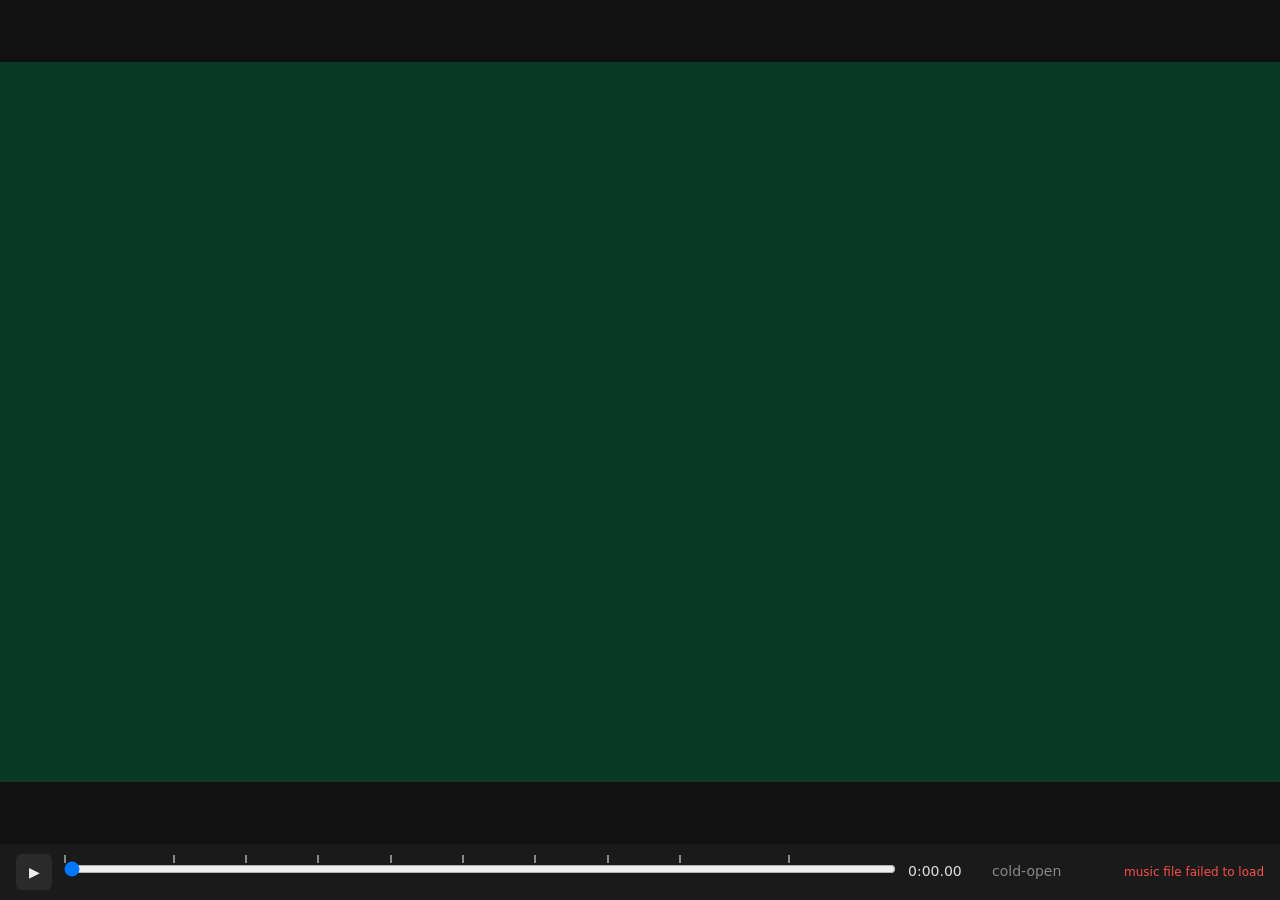
<file: video/index.html>
<!doctype html>
<html lang="en">
<head>
<meta charset="utf-8">
<meta name="viewport" content="width=device-width, initial-scale=1">
<title>SyloCare for Business explainer</title>
<link rel="stylesheet" href="tokens.css">
<style>
  /* ---- player shell (not part of the video frame) ---- */
  html, body { margin: 0; height: 100%; background: #111; color: #ddd; font: 14px/1.4 system-ui, sans-serif; overflow: hidden; }
  #viewport { position: absolute; inset: 0 0 56px 0; overflow: hidden; }
  html.bare #viewport { inset: 0; }
  #stage { position: absolute; left: 50%; top: 50%; transform-origin: center center; overflow: hidden; background: var(--bg); color: var(--ink); }
  html.bare #controls { display: none; }
  #controls { position: absolute; left: 0; right: 0; bottom: 0; height: 56px; display: flex; align-items: center; gap: 12px; padding: 0 16px; box-sizing: border-box; background: #1a1a1a; }
  #controls button { width: 36px; height: 36px; border: 0; border-radius: 6px; background: #2a2a2a; color: #eee; cursor: pointer; font-size: 14px; }
  #track { position: relative; flex: 1; }
  #scrub { width: 100%; margin: 0; }
  #marks { position: absolute; inset: -6px 0 auto 0; height: 4px; pointer-events: none; }
  #marks i { position: absolute; width: 2px; height: 8px; background: #888; }
  #tc { font-variant-numeric: tabular-nums; min-width: 72px; }
  #bn { color: #888; min-width: 120px; }
  #au { font-size: 12px; }
  html.render #stage { left: 0; top: 0; }

  /* ---- video frame: beats stack on the stage, runtime toggles visibility ---- */
  [data-beat] { position: absolute; inset: 0; visibility: hidden; }
</style>
<link rel="stylesheet" href="styles.css">
</head>
<body>
  <div id="viewport">
    <div id="stage">
      <!-- one <section data-beat="<id>"> per beat in video.md, in order.
           Every element worth measuring gets data-el="<beat-id>.<name>".
           Anything that spans beats (watermark, persistent logo, an element carried
           through a transition) goes directly in #stage, after the sections, with
           data-el="global.<name>", and is shown/hidden/animated from update(t). -->

      <!-- 1 cold-open 0.00–7.50 -->
      <section data-beat="cold-open" class="dark">
        <p class="abs co-l1" data-el="cold-open.line1">From London, New York, Toronto or Dubai,</p>
        <p class="abs co-l2" data-el="cold-open.line2">your team works across</p>
        <div class="abs co-line a" data-el="cold-open.line-a" data-decorative></div>
        <div class="abs co-line b" data-el="cold-open.line-b" data-decorative></div>
        <div class="abs co-dot" style="left:640px" data-el="cold-open.dot-lagos" data-decorative></div>
        <div class="abs co-dot" style="left:960px" data-el="cold-open.dot-accra" data-decorative></div>
        <div class="abs co-dot" style="left:1280px" data-el="cold-open.dot-nairobi" data-decorative></div>
        <div class="abs co-city" style="left:640px" data-el="cold-open.lagos"><b data-el="cold-open.lagos-name">Lagos</b><span data-el="cold-open.lagos-code">NG</span></div>
        <div class="abs co-city" style="left:960px" data-el="cold-open.accra"><b data-el="cold-open.accra-name">Accra</b><span data-el="cold-open.accra-code">GH</span></div>
        <div class="abs co-city" style="left:1280px" data-el="cold-open.nairobi"><b data-el="cold-open.nairobi-name">Nairobi</b><span data-el="cold-open.nairobi-code">KE</span></div>
        <h1 class="abs h1 co-close" data-el="cold-open.close">Their health cover should keep up.</h1>
      </section>

      <!-- 2 the-turn 7.50–12.50 -->
      <section data-beat="the-turn">
        <div class="abs turn-logo"><div class="logo"><span class="plus" data-el="the-turn.plus" data-decorative></span><span class="wm" data-el="the-turn.wordmark">SyloCare<small>BUSINESS</small></span></div></div>
        <h1 class="abs h1 turn-h" data-el="the-turn.headline">Meet <em>SyloCare for Business.</em></h1>
        <p class="abs body turn-sub" data-el="the-turn.sub">A real system built around how a distributed team actually runs.</p>
      </section>

      <!-- 3 markets 12.50–17.50 -->
      <section data-beat="markets">
        <span class="abs pill mk-pill" data-el="markets.pill">WHERE YOU CAN HIRE</span>
        <h1 class="abs h1 mk-h" data-el="markets.headline">Regulated HMO networks in Nigeria, Ghana and Kenya.</h1>
        <div class="abs mk-cards">
          <div class="card mk-card" data-el="markets.card-ng"><svg class="flag" viewBox="0 0 3 2" aria-hidden="true"><rect width="3" height="2" fill="#fff"/><rect width="1" height="2" fill="#008751"/><rect x="2" width="1" height="2" fill="#008751"/></svg><b data-el="markets.ng-name">Nigeria</b><span data-el="markets.ng-cur">NGN · ₦</span></div>
          <div class="card mk-card" data-el="markets.card-gh"><svg class="flag" viewBox="0 0 3 2" aria-hidden="true"><rect width="3" height=".667" fill="#CE1126"/><rect y=".667" width="3" height=".667" fill="#FCD116"/><rect y="1.333" width="3" height=".667" fill="#006B3F"/><polygon fill="#000" points="1.5,.72 1.556,.89 1.734,.89 1.59,.995 1.645,1.165 1.5,1.06 1.355,1.165 1.41,.995 1.266,.89 1.444,.89"/></svg><b data-el="markets.gh-name">Ghana</b><span data-el="markets.gh-cur">GHS · ₵</span></div>
          <div class="card mk-card" data-el="markets.card-ke"><svg class="flag" viewBox="0 0 3 2" aria-hidden="true"><rect width="3" height="2" fill="#fff"/><rect width="3" height=".6" fill="#000"/><rect y=".7" width="3" height=".6" fill="#BB0000"/><rect y="1.4" width="3" height=".6" fill="#006600"/><ellipse cx="1.5" cy="1" rx=".22" ry=".42" fill="#BB0000" stroke="#000" stroke-width=".04"/></svg><b data-el="markets.ke-name">Kenya</b><span data-el="markets.ke-cur">KES · KSh</span></div>
        </div>
        <div class="abs mk-stat" data-el="markets.stat"><b data-el="markets.stat-num">3</b><span data-el="markets.stat-label">countries covered today</span></div>
      </section>

      <!-- 4 add-team 17.50–22.50 -->
      <section data-beat="add-team">
        <div class="step-cap"><span class="num" data-el="add-team.cap-num">1</span><span class="txt" data-el="add-team.cap">Add your employees, with their departments.</span></div>
        <div class="card content emp-card" data-el="add-team.card">
          <div class="emp-head"><h2 class="h2" data-el="add-team.title">Employees</h2>
            <div class="chips"><span class="chip on" data-el="add-team.chip-ng">Nigeria <span data-el="add-team.count-ng">17</span> employees</span><span class="chip" data-el="add-team.chip-gh">Ghana 6 employees</span></div></div>
          <div class="emp-row" data-el="add-team.row1"><div class="who"><span class="nm" data-el="add-team.row1-name">Ada Obi</span><span class="meta" data-el="add-team.row1-meta">· Engineering · Lagos</span></div><span class="chip tier" data-el="add-team.row1-tier">Premium</span></div>
          <div class="emp-row" data-el="add-team.row2"><div class="who"><span class="nm" data-el="add-team.row2-name">Kwame M.</span><span class="meta" data-el="add-team.row2-meta">· Operations · Accra</span></div><span class="chip tier" data-el="add-team.row2-tier">Standard</span></div>
          <div class="emp-row" data-el="add-team.row3"><div class="who"><span class="nm" data-el="add-team.row3-name">Chidinma E.</span><span class="meta" data-el="add-team.row3-meta">· Finance · Lagos</span></div><span class="chip tier" data-el="add-team.row3-tier">Standard</span></div>
          <div class="emp-row" data-el="add-team.row4"><div class="who"><span class="nm" data-el="add-team.row4-name">Tunde A.</span><span class="meta" data-el="add-team.row4-meta">· Sales · Abuja</span></div><span class="chip tier" data-el="add-team.row4-tier">Premium</span></div>
        </div>
      </section>

      <!-- 5 pick-plans 22.50–27.50 -->
      <section data-beat="pick-plans">
        <div class="step-cap"><span class="num" data-el="pick-plans.cap-num">2</span><span class="txt" data-el="pick-plans.cap">Browse plans for your team size.</span></div>
        <div class="card content pc-card" data-el="pick-plans.card">
          <div class="pc-head"><h2 class="h2" data-el="pick-plans.title">Plan Catalog</h2>
            <div class="pc-tools"><span class="lbl" data-el="pick-plans.show-in">Show prices in</span><span class="select" data-el="pick-plans.select"><span class="val"><span data-el="pick-plans.sel-usd">USD</span></span><svg viewBox="0 0 24 24" aria-hidden="true"><path d="M6 9l6 6 6-6" fill="none" stroke="currentColor" stroke-width="2.5" stroke-linecap="round" stroke-linejoin="round"/></svg></span><span class="chip" data-el="pick-plans.saved">My Saved Plans (0)</span></div></div>
          <div class="pc-chips"><span class="chip on" data-el="pick-plans.chip-ng">Nigeria 17 employees</span><span class="chip" data-el="pick-plans.chip-gh">Ghana 6 employees</span><span class="chip" data-el="pick-plans.chip-ke">Kenya</span></div>
          <div class="pc-body">
            <div class="notice" data-el="pick-plans.notice"><b data-el="pick-plans.notice-title">3 of 3 HMOs are open to your team of 17 in Nigeria</b><span data-el="pick-plans.notice-sub">AXA Mansard · Leadway Health · Bastion Health</span></div>
            <div class="plan" data-el="pick-plans.plan">
              <div class="pt" data-el="pick-plans.plan-title"><i>sylo</i>SME Cobalt (15–22, Starter)</div>
              <span class="uw" data-el="pick-plans.plan-uw">Underwritten by AXA Mansard</span>
              <span class="chip" data-el="pick-plans.plan-covers">COVERS UP TO 2 PEOPLE</span>
              <span class="age" data-el="pick-plans.plan-age">Age: 18 – 65 years</span>
              <span class="sz" data-el="pick-plans.plan-size">15–22 employees</span>
              <div class="price"><b data-el="pick-plans.plan-price">$62.60</b><span data-el="pick-plans.plan-per">/ Yearly</span></div>
              <div class="btn" data-el="pick-plans.save-btn"><span data-el="pick-plans.save-label" data-allow-overlap>Save to my list</span><span data-el="pick-plans.saved-label" data-allow-overlap><svg viewBox="0 0 24 24" aria-hidden="true"><path d="M5 12.5l4.5 4.5L19 7.5" fill="none" stroke="currentColor" stroke-width="3" stroke-linecap="round" stroke-linejoin="round"/></svg>Saved</span></div>
            </div>
          </div>
        </div>
        <svg class="pointer abs" data-el="pick-plans.pointer" data-decorative viewBox="0 0 32 44" aria-hidden="true"><path d="M3 2v34l9-8.5 6.5 14 6-2.8-6.4-13.6H31z" style="fill:var(--ink);stroke:var(--surface)" stroke-width="2.2" stroke-linejoin="round"/></svg>
      </section>

      <!-- 6 enrol-invoice 27.50–32.50 -->
      <section data-beat="enrol-invoice">
        <div class="step-cap"><span class="num" data-el="enrol-invoice.cap-num">3</span><span class="txt" data-el="enrol-invoice.cap">Batch, enrol, one combined invoice.</span></div>
        <div class="card content inv-card" data-el="enrol-invoice.card">
          <div class="inv-head"><div><h2 class="h2" data-el="enrol-invoice.title">Combined invoice</h2><span class="sub" data-el="enrol-invoice.sub">One invoice for everything you owe across your batches.</span>
            <div class="inv-btns"><span class="btn sm outline" data-el="enrol-invoice.download">Download invoice</span><span class="btn sm" data-el="enrol-invoice.email">Email invoice</span></div></div>
            <div class="inv-in"><span class="lbl" data-el="enrol-invoice.invoice-in">Invoice in</span><span class="select"><span class="val"><span data-el="enrol-invoice.sel-usd" data-allow-overlap data-cur="USD">USD</span><span data-el="enrol-invoice.sel-gbp" data-allow-overlap data-cur="GBP">GBP</span><span data-el="enrol-invoice.sel-aed" data-allow-overlap data-cur="AED">AED</span></span><svg viewBox="0 0 24 24" aria-hidden="true"><path d="M6 9l6 6 6-6" fill="none" stroke="currentColor" stroke-width="2.5" stroke-linecap="round" stroke-linejoin="round"/></svg></span></div></div>
          <div class="inv-row" data-el="enrol-invoice.row1"><span class="box" data-el="enrol-invoice.box1" data-decorative><svg viewBox="0 0 24 24" aria-hidden="true"><path d="M5 12.5l4.5 4.5L19 7.5" fill="none" stroke="currentColor" stroke-width="3" stroke-linecap="round" stroke-linejoin="round"/></svg></span><div class="what"><span class="nm" data-el="enrol-invoice.row1-name">Lagos engineering</span><span class="meta" data-el="enrol-invoice.row1-meta">AXA MANSARD · NG · 16 employees</span></div><div class="amt"><span data-el="enrol-invoice.row1-usd" data-allow-overlap data-cur="USD">$1,282.43</span><span data-el="enrol-invoice.row1-gbp" data-allow-overlap data-cur="GBP">£961.82</span><span data-el="enrol-invoice.row1-aed" data-allow-overlap data-cur="AED">AED 4,709.72</span></div></div>
          <div class="inv-row" data-el="enrol-invoice.row2"><span class="box" data-el="enrol-invoice.box2" data-decorative><svg viewBox="0 0 24 24" aria-hidden="true"><path d="M5 12.5l4.5 4.5L19 7.5" fill="none" stroke="currentColor" stroke-width="3" stroke-linecap="round" stroke-linejoin="round"/></svg></span><div class="what"><span class="nm" data-el="enrol-invoice.row2-name">Abuja sales</span><span class="meta" data-el="enrol-invoice.row2-meta">LEADWAY HEALTH LIMITED · NG · 1 employee · instalment 1 of 2</span></div><div class="amt"><span data-el="enrol-invoice.row2-usd" data-allow-overlap data-cur="USD">$68.58</span><span data-el="enrol-invoice.row2-gbp" data-allow-overlap data-cur="GBP">£51.44</span><span data-el="enrol-invoice.row2-aed" data-allow-overlap data-cur="AED">AED 251.87</span></div></div>
          <div class="inv-foot" data-el="enrol-invoice.foot"><span class="cap" data-el="enrol-invoice.selected">2 of 2 batches selected</span><div class="total"><span class="lbl" data-el="enrol-invoice.total-label">Total due:</span><div class="amt"><span data-el="enrol-invoice.total-usd" data-allow-overlap data-cur="USD">$1,351.01</span><span data-el="enrol-invoice.total-gbp" data-allow-overlap data-cur="GBP">£1,013.26</span><span data-el="enrol-invoice.total-aed" data-allow-overlap data-cur="AED">AED 4,961.59</span></div></div></div>
        </div>
      </section>

      <!-- 7 currency 32.50–37.50 -->
      <section data-beat="currency">
        <div class="step-cap"><span class="num" data-el="currency.cap-num">4</span><span class="txt" data-el="currency.cap">Pay in USD, GBP, AED and more.</span></div>
        <div class="card content inv-card" data-el="currency.card">
          <div class="inv-head"><div><h2 class="h2" data-el="currency.title">Combined invoice</h2><span class="sub" data-el="currency.sub">One invoice for everything you owe across your batches.</span>
            <div class="inv-btns"><span class="btn sm outline" data-el="currency.download">Download invoice</span><span class="btn sm" data-el="currency.email">Email invoice</span></div></div>
            <div class="inv-in"><span class="lbl" data-el="currency.invoice-in">Invoice in</span><span class="select"><span class="val"><span data-el="currency.sel-usd" data-allow-overlap data-cur="USD">USD</span><span data-el="currency.sel-gbp" data-allow-overlap data-cur="GBP">GBP</span><span data-el="currency.sel-aed" data-allow-overlap data-cur="AED">AED</span></span><svg viewBox="0 0 24 24" aria-hidden="true"><path d="M6 9l6 6 6-6" fill="none" stroke="currentColor" stroke-width="2.5" stroke-linecap="round" stroke-linejoin="round"/></svg></span></div></div>
          <div class="inv-row" data-el="currency.row1"><span class="box" data-el="currency.box1" data-decorative><svg viewBox="0 0 24 24" aria-hidden="true"><path d="M5 12.5l4.5 4.5L19 7.5" fill="none" stroke="currentColor" stroke-width="3" stroke-linecap="round" stroke-linejoin="round"/></svg></span><div class="what"><span class="nm" data-el="currency.row1-name">Lagos engineering</span><span class="meta" data-el="currency.row1-meta">AXA MANSARD · NG · 16 employees</span></div><div class="amt"><span data-el="currency.row1-usd" data-allow-overlap data-cur="USD">$1,282.43</span><span data-el="currency.row1-gbp" data-allow-overlap data-cur="GBP">£961.82</span><span data-el="currency.row1-aed" data-allow-overlap data-cur="AED">AED 4,709.72</span></div></div>
          <div class="inv-row" data-el="currency.row2"><span class="box" data-el="currency.box2" data-decorative><svg viewBox="0 0 24 24" aria-hidden="true"><path d="M5 12.5l4.5 4.5L19 7.5" fill="none" stroke="currentColor" stroke-width="3" stroke-linecap="round" stroke-linejoin="round"/></svg></span><div class="what"><span class="nm" data-el="currency.row2-name">Abuja sales</span><span class="meta" data-el="currency.row2-meta">LEADWAY HEALTH LIMITED · NG · 1 employee · instalment 1 of 2</span></div><div class="amt"><span data-el="currency.row2-usd" data-allow-overlap data-cur="USD">$68.58</span><span data-el="currency.row2-gbp" data-allow-overlap data-cur="GBP">£51.44</span><span data-el="currency.row2-aed" data-allow-overlap data-cur="AED">AED 251.87</span></div></div>
          <div class="inv-foot" data-el="currency.foot"><span class="cap" data-el="currency.selected">2 of 2 batches selected</span><div class="total"><span class="lbl" data-el="currency.total-label">Total due:</span><div class="amt"><span data-el="currency.total-usd" data-allow-overlap data-cur="USD">$1,351.01</span><span data-el="currency.total-gbp" data-allow-overlap data-cur="GBP">£1,013.26</span><span data-el="currency.total-aed" data-allow-overlap data-cur="AED">AED 4,961.59</span></div></div></div>
        </div>
        <p class="abs body cur-note" data-el="currency.note">No forced conversion into naira, cedis, or shillings.</p>
      </section>

      <!-- 8 usage 37.50–42.50 -->
      <section data-beat="usage">
        <h2 class="abs h2 us-cap" data-el="usage.cap">Usage reports that keep records private.</h2>
        <div class="abs card us-card" data-el="usage.card">
          <h2 class="h2" data-el="usage.title">Utilisation</h2>
          <div class="us-row"><div class="lab ui"><span data-el="usage.out-label">Outpatient</span><span data-el="usage.out-pct">62%</span></div><div class="bar"><i data-el="usage.out-bar" data-decorative></i></div></div>
          <div class="us-row"><div class="lab ui"><span data-el="usage.den-label">Dental</span><span data-el="usage.den-pct">24%</span></div><div class="bar"><i data-el="usage.den-bar" data-decorative></i></div></div>
          <div class="us-foot cap" data-el="usage.foot"><svg viewBox="0 0 24 24" aria-hidden="true"><rect x="5" y="10.5" width="14" height="10" rx="2.5" fill="none" stroke="currentColor" stroke-width="2"/><path d="M8 10.5V8a4 4 0 018 0v2.5" fill="none" stroke="currentColor" stroke-width="2"/></svg><span data-el="usage.foot-text">Needs 5+ employees to show a category</span></div>
        </div>
      </section>

      <!-- 9 payoff 42.50–50.00 (frame A) -->
      <section data-beat="payoff">
        <div class="abs po-logo"><div class="logo"><span class="plus" data-el="payoff.plus" data-decorative></span><span class="wm" data-el="payoff.wordmark">SyloCare<small>BUSINESS</small></span></div></div>
        <div class="abs po-copy">
          <span class="pill po-pill" data-el="payoff.pill">SYLOCARE FOR BUSINESS</span>
          <h1 class="po-h" data-el="payoff.headline">Give your team real health cover — <em data-el="payoff.headline-green">set it up yourself, today.</em></h1>
          <p class="body po-body" data-el="payoff.body">Nigeria, Ghana and Kenya. Paid in the currency your business already uses.</p>
        </div>
        <div class="abs card po-card" data-el="payoff.card">
          <div class="tabs"><span data-el="payoff.tab1">1 · Sign up</span><span data-el="payoff.tab2">2 · Assign plans</span><span data-el="payoff.tab3">3 · Track usage</span></div>
          <div class="po-row"><div class="lab ui"><span data-el="payoff.r1-label">Outpatient</span><span data-el="payoff.r1-amt">$296.83</span></div><div class="bar"><i data-el="payoff.r1-bar" data-decorative></i></div></div>
          <div class="po-row"><div class="lab ui"><span data-el="payoff.r2-label">Dental</span><span data-el="payoff.r2-amt">$106.63</span></div><div class="bar"><i data-el="payoff.r2-bar" data-decorative></i></div></div>
          <div class="po-row"><div class="lab ui"><span data-el="payoff.r3-label">Optical</span><span data-el="payoff.r3-amt">$69.52</span></div><div class="bar"><i data-el="payoff.r3-bar" data-decorative></i></div></div>
          <p class="cap po-foot" data-el="payoff.foot">Checked 42 of 45 employees just now</p>
        </div>
      </section>

      <!-- 10 cta 50.00–57.50 -->
      <section data-beat="cta" class="dark">
        <div class="abs cta-col">
          <span class="plus cta-plus" data-el="cta.plus" data-decorative></span>
          <h1 class="h1 cta-name" data-el="cta.name">SyloCare for Business</h1>
          <p class="cta-tag" data-el="cta.tagline">Cover for your whole team, minus the operational headache.</p>
          <span class="btn cta-btn" data-el="cta.button">Get Started</span>
          <span class="cta-url" data-el="cta.url">sylocare.com/corporate</span>
        </div>
      </section>

      <!-- global: dashboard shell, visible 17.50–37.50 across add-team → currency -->
      <div class="sidebar" data-el="global.sidebar">
        <div class="logo"><span class="plus" data-el="global.plus" data-decorative></span><span class="wm" data-el="global.wordmark">SyloCare<small>BUSINESS</small></span></div>
        <span class="nav" data-el="global.nav-overview">Overview</span>
        <span class="nav" data-el="global.nav-employees">Employees</span>
        <span class="nav" data-el="global.nav-plans">Plan Catalog</span>
        <span class="nav" data-el="global.nav-enrollment">Enrollment</span>
        <span class="nav" data-el="global.nav-utilisation">Utilisation</span>
      </div>
      <div class="user" data-el="global.user"><span class="avatar" data-el="global.avatar">AO</span><div><span class="nm" data-el="global.user-name">Amara Okafor</span><span class="rl" data-el="global.user-role">HR · Meridian EOR Group · London</span></div></div>
    </div>
  </div>
  <div id="controls"></div>
  <script src="timeline.js"></script>
  <script src="runtime.js"></script>
</body>
</html>
</file>
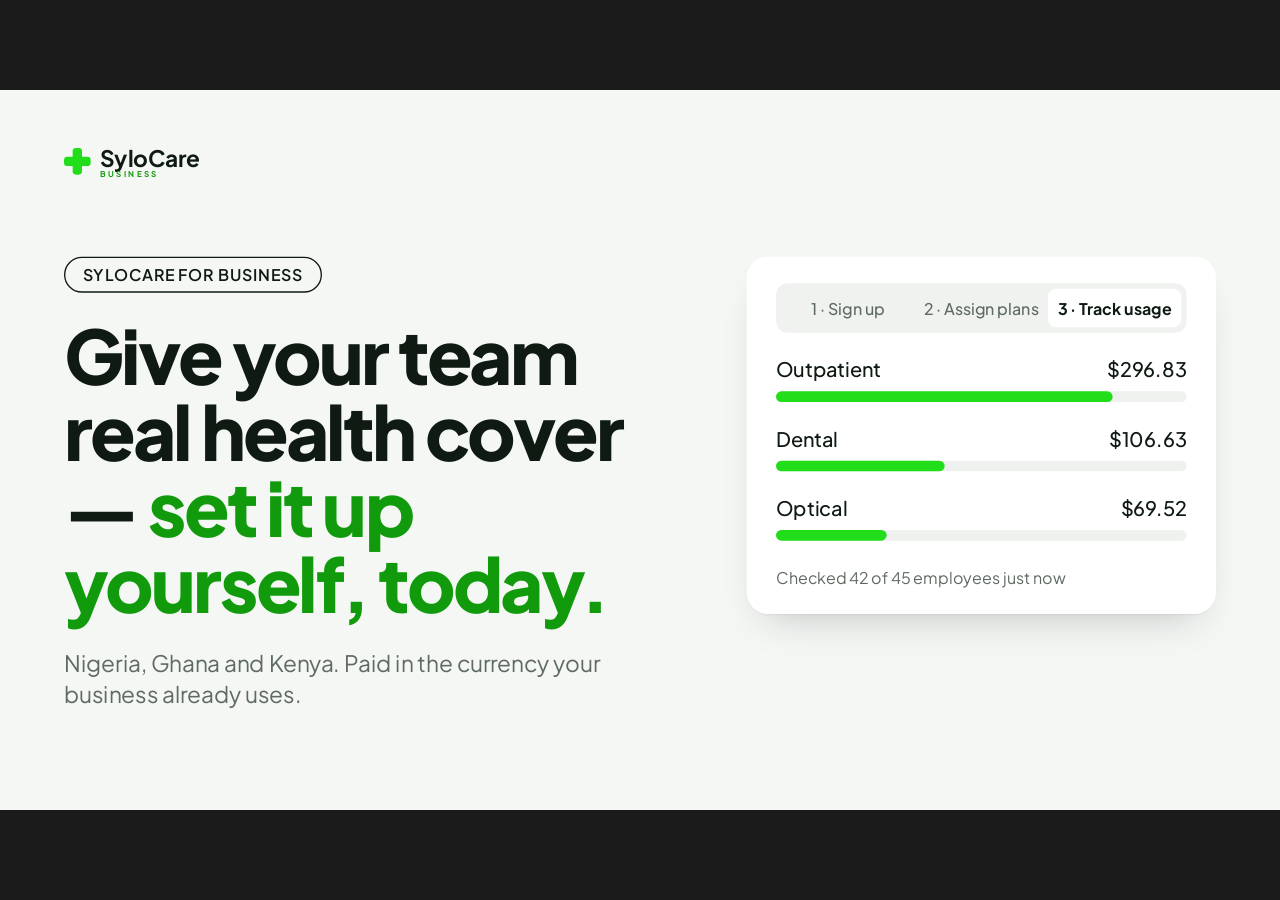
<file: video-brief/frames/frame-a.html>
<!doctype html><html lang="en"><head><meta charset="utf-8"><meta name="viewport" content="width=device-width,initial-scale=1"><link rel="preconnect" href="https://fonts.googleapis.com"><link href="https://fonts.googleapis.com/css2?family=Plus+Jakarta+Sans:wght@400;500;600;700;800&display=block" rel="stylesheet"><title>Frame A</title><style>/* shared tokens for style frames — same values go into video.md */
:root{
  --bg:#F5F7F5; --surface:#FFFFFF; --ink:#0F1A13; --muted:#5E6A62; --line:#E3E8E4;
  --accent:#22DD1A; --accent-text:#119A0C; --accent-tint:#E8FBE6; --deep:#0A3A26; --deep-2:#0E4A31; --on-deep:#F2F7F3;
  --fs-display:112px; --fs-h1:80px; --fs-h2:52px; --fs-body:34px; --fs-ui:30px; --fs-caption:24px; --safe:96px;
}
html,body{margin:0;height:100%;background:#1b1b1b;overflow:hidden}
#stage{position:absolute;left:50%;top:50%;width:1920px;height:1080px;transform-origin:center;overflow:hidden;
  font-family:"Plus Jakarta Sans",sans-serif;color:var(--ink);background:var(--bg)}
.logo{display:flex;align-items:center;gap:14px;font-weight:700;font-size:34px;letter-spacing:-.01em}
.logo .plus{position:relative;width:40px;height:40px}
.logo .plus:before,.logo .plus:after{content:"";position:absolute;background:var(--accent);border-radius:5px}
.logo .plus:before{left:13px;top:0;width:14px;height:40px}.logo .plus:after{top:13px;left:0;width:40px;height:14px}
.logo small{display:block;font-size:12px;letter-spacing:.3em;color:var(--accent-text);font-weight:700;margin-top:-4px}
.pill{display:inline-block;border:2px solid var(--ink);border-radius:999px;padding:10px 26px;font-size:var(--fs-caption);font-weight:600;letter-spacing:.04em}
.card{background:var(--surface);border-radius:32px;box-shadow:0 2px 0 rgba(15,26,19,.04),0 30px 60px -30px rgba(15,26,19,.25)}
.bar{height:16px;border-radius:99px;background:#EEF1EE}.bar i{display:block;height:100%;border-radius:99px;background:var(--accent)}
.a-logo{position:absolute;left:96px;top:80px}
.a-copy{position:absolute;left:96px;top:250px;width:930px}
.a-copy h1{font-size:var(--fs-display);line-height:1.02;letter-spacing:-.035em;font-weight:800;margin:36px 0 0}
.a-copy h1 em{font-style:normal;color:var(--accent-text)}
.a-copy p{font-size:var(--fs-body);line-height:1.35;color:var(--muted);margin:40px 0 0;width:820px}
.a-card{position:absolute;left:1120px;top:250px;width:704px;box-sizing:border-box;padding:40px 44px}
.tabs{display:flex;background:#F0F2F0;border-radius:18px;padding:8px;font-size:24px;color:var(--muted);font-weight:500}
.tabs span{flex:1;text-align:center;padding:14px 0;border-radius:12px}.tabs .on{background:#fff;color:var(--ink);font-weight:700}
.row{margin-top:36px}.row div{display:flex;justify-content:space-between;font-size:var(--fs-ui);font-weight:500;margin-bottom:14px}
.foot{margin-top:40px;font-size:var(--fs-caption);color:var(--muted)}
</style></head><body><div id="stage">
<div class="logo a-logo"><span class="plus"></span><span>SyloCare<small>BUSINESS</small></span></div>
<div class="a-copy"><span class="pill">SYLOCARE FOR BUSINESS</span>
<h1>Give your team real health cover — <em>set it up yourself, today.</em></h1>
<p>Nigeria, Ghana and Kenya. Paid in the currency your business already uses.</p></div>
<div class="card a-card"><div class="tabs"><span>1 · Sign up</span><span>2 · Assign plans</span><span class="on">3 · Track usage</span></div>
<div class="row"><div><span>Outpatient</span><span>$296.83</span></div><div class="bar"><i style="width:82%"></i></div></div>
<div class="row"><div><span>Dental</span><span>$106.63</span></div><div class="bar"><i style="width:41%"></i></div></div>
<div class="row"><div><span>Optical</span><span>$69.52</span></div><div class="bar"><i style="width:27%"></i></div></div>
<div class="foot">Checked 42 of 45 employees just now</div></div>
</div><script>function fit(){const s=Math.min(innerWidth/1920,innerHeight/1080);document.getElementById('stage').style.transform=`translate(-50%,-50%) scale(${s})`}addEventListener('resize',fit);fit();</script></body></html>
</file>
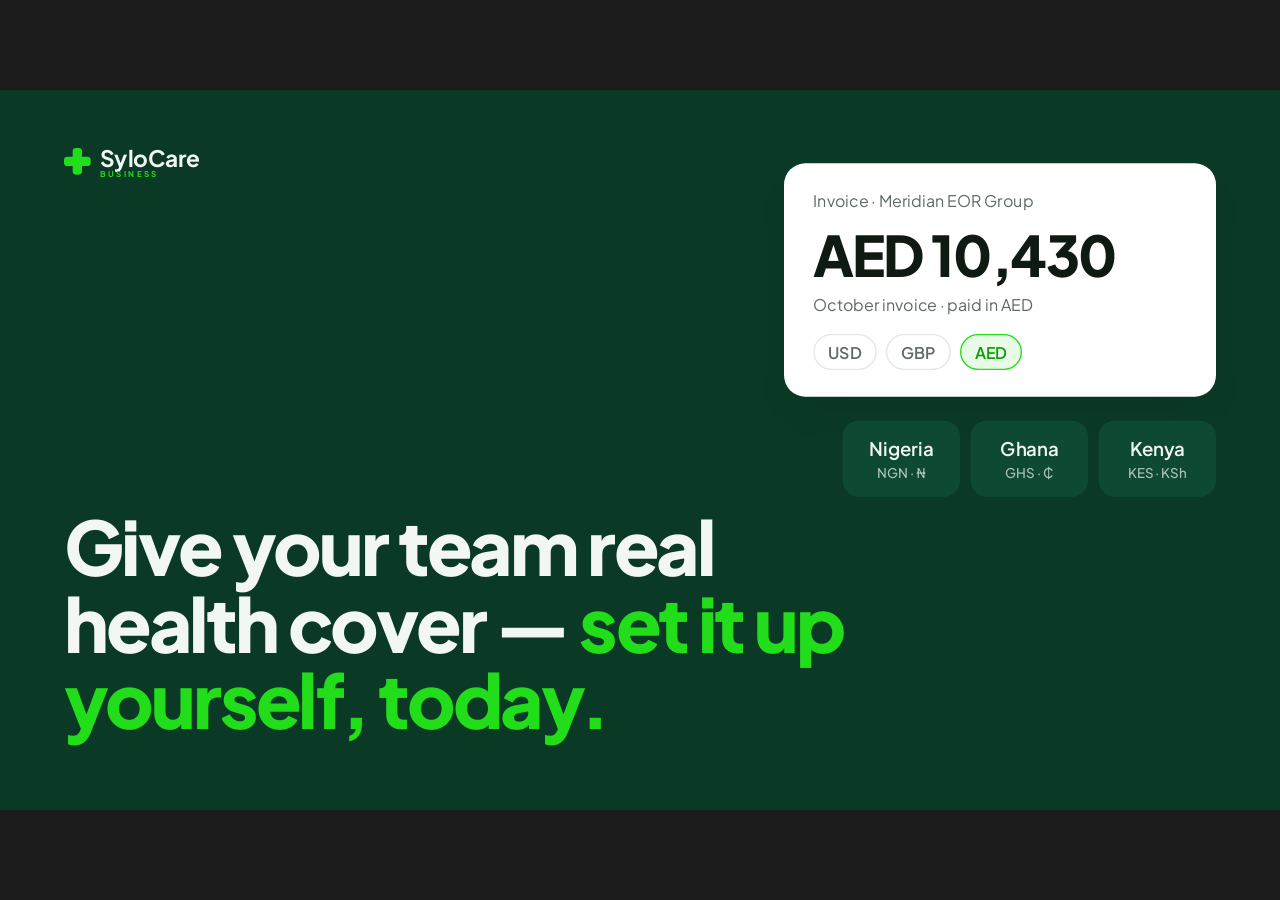
<file: video-brief/frames/frame-b.html>
<!doctype html><html lang="en"><head><meta charset="utf-8"><meta name="viewport" content="width=device-width,initial-scale=1"><link rel="preconnect" href="https://fonts.googleapis.com"><link href="https://fonts.googleapis.com/css2?family=Plus+Jakarta+Sans:wght@400;500;600;700;800&display=block" rel="stylesheet"><title>Frame B</title><style>/* shared tokens for style frames — same values go into video.md */
:root{
  --bg:#F5F7F5; --surface:#FFFFFF; --ink:#0F1A13; --muted:#5E6A62; --line:#E3E8E4;
  --accent:#22DD1A; --accent-text:#119A0C; --accent-tint:#E8FBE6; --deep:#0A3A26; --deep-2:#0E4A31; --on-deep:#F2F7F3;
  --fs-display:112px; --fs-h1:80px; --fs-h2:52px; --fs-body:34px; --fs-ui:30px; --fs-caption:24px; --safe:96px;
}
html,body{margin:0;height:100%;background:#1b1b1b;overflow:hidden}
#stage{position:absolute;left:50%;top:50%;width:1920px;height:1080px;transform-origin:center;overflow:hidden;
  font-family:"Plus Jakarta Sans",sans-serif;color:var(--ink);background:var(--bg)}
.logo{display:flex;align-items:center;gap:14px;font-weight:700;font-size:34px;letter-spacing:-.01em}
.logo .plus{position:relative;width:40px;height:40px}
.logo .plus:before,.logo .plus:after{content:"";position:absolute;background:var(--accent);border-radius:5px}
.logo .plus:before{left:13px;top:0;width:14px;height:40px}.logo .plus:after{top:13px;left:0;width:40px;height:14px}
.logo small{display:block;font-size:12px;letter-spacing:.3em;color:var(--accent-text);font-weight:700;margin-top:-4px}
.pill{display:inline-block;border:2px solid var(--ink);border-radius:999px;padding:10px 26px;font-size:var(--fs-caption);font-weight:600;letter-spacing:.04em}
.card{background:var(--surface);border-radius:32px;box-shadow:0 2px 0 rgba(15,26,19,.04),0 30px 60px -30px rgba(15,26,19,.25)}
.bar{height:16px;border-radius:99px;background:#EEF1EE}.bar i{display:block;height:100%;border-radius:99px;background:var(--accent)}
#stage{background:var(--deep);color:var(--on-deep)}
.logo{color:var(--on-deep)}.logo small{color:var(--accent)}
.b-logo{position:absolute;left:96px;top:80px}
.b-copy{position:absolute;left:96px;bottom:110px;width:1180px}
.b-copy h1{font-size:var(--fs-display);line-height:1.02;letter-spacing:-.035em;font-weight:800;margin:0}
.b-copy h1 em{font-style:normal;color:var(--accent)}
.b-card{position:absolute;right:96px;top:110px;width:560px;padding:40px 44px;color:var(--ink)}
.b-card .k{font-size:var(--fs-caption);color:var(--muted)}
.b-card .amt{font-size:84px;font-weight:800;letter-spacing:-.03em;margin:14px 0 6px}
.chips{display:flex;gap:14px;margin-top:30px}
.chips span{font-size:var(--fs-caption);font-weight:600;padding:10px 20px;border-radius:999px;border:2px solid var(--line);color:var(--muted)}
.chips .on{border-color:var(--accent);color:var(--accent-text);background:var(--accent-tint)}
.markets{position:absolute;right:96px;top:496px;display:flex;gap:16px}
.markets div{width:176px;padding:24px 0;border-radius:24px;background:var(--deep-2);text-align:center;font-size:28px;font-weight:600}
.markets small{display:block;font-size:20px;font-weight:500;opacity:.7;margin-top:6px}
</style></head><body><div id="stage">
<div class="logo b-logo"><span class="plus"></span><span>SyloCare<small>BUSINESS</small></span></div>
<div class="card b-card"><div class="k">Invoice · Meridian EOR Group</div><div class="amt">AED 10,430</div><div class="k">October invoice · paid in AED</div>
<div class="chips"><span>USD</span><span>GBP</span><span class="on">AED</span></div></div>
<div class="markets"><div>Nigeria<small>NGN · ₦</small></div><div>Ghana<small>GHS · ₵</small></div><div>Kenya<small>KES · KSh</small></div></div>
<div class="b-copy"><h1>Give your team real health cover — <em>set it up yourself, today.</em></h1></div>
</div><script>function fit(){const s=Math.min(innerWidth/1920,innerHeight/1080);document.getElementById('stage').style.transform=`translate(-50%,-50%) scale(${s})`}addEventListener('resize',fit);fit();</script></body></html>
</file>
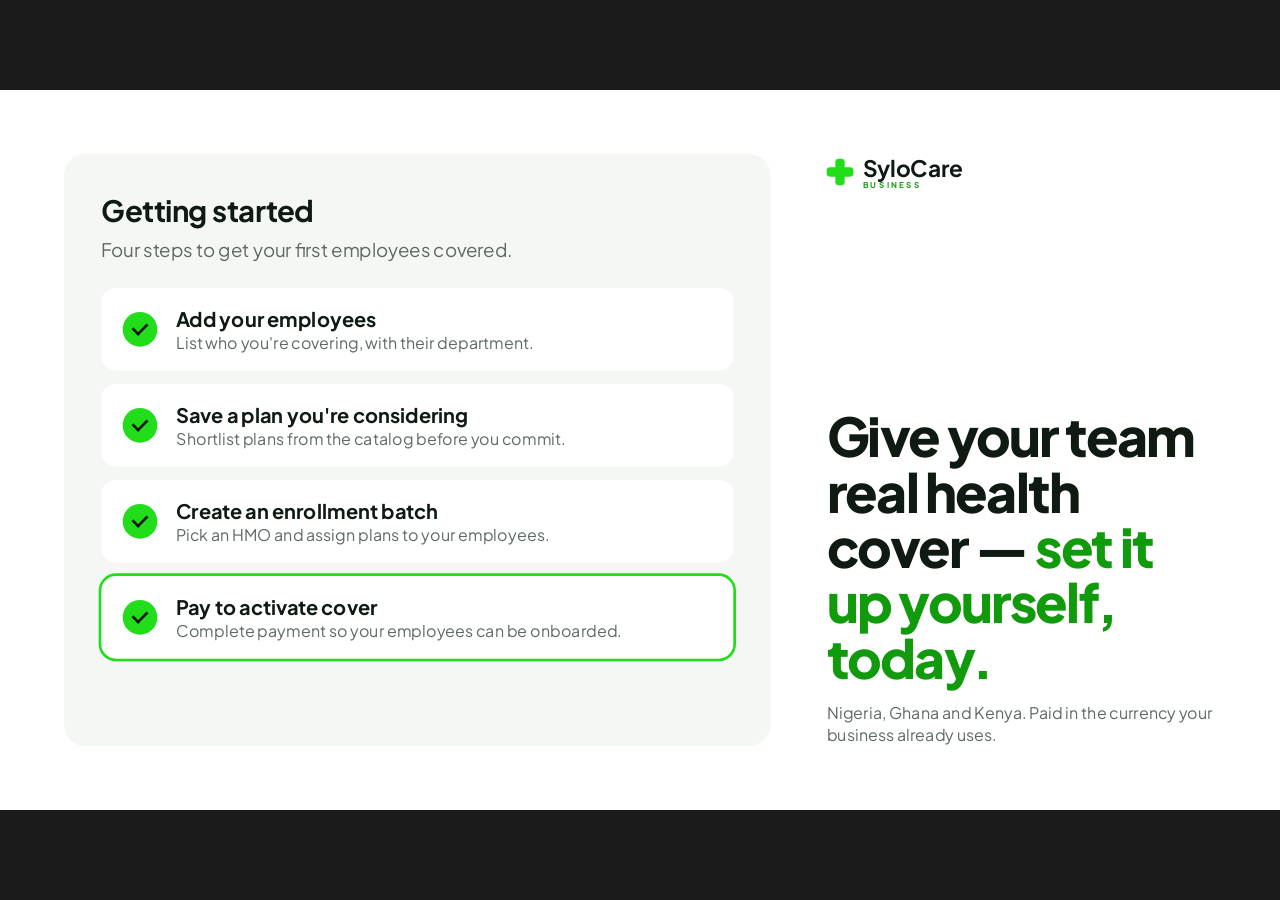
<file: video-brief/frames/frame-c.html>
<!doctype html><html lang="en"><head><meta charset="utf-8"><meta name="viewport" content="width=device-width,initial-scale=1"><link rel="preconnect" href="https://fonts.googleapis.com"><link href="https://fonts.googleapis.com/css2?family=Plus+Jakarta+Sans:wght@400;500;600;700;800&display=block" rel="stylesheet"><title>Frame C</title><style>/* shared tokens for style frames — same values go into video.md */
:root{
  --bg:#F5F7F5; --surface:#FFFFFF; --ink:#0F1A13; --muted:#5E6A62; --line:#E3E8E4;
  --accent:#22DD1A; --accent-text:#119A0C; --accent-tint:#E8FBE6; --deep:#0A3A26; --deep-2:#0E4A31; --on-deep:#F2F7F3;
  --fs-display:112px; --fs-h1:80px; --fs-h2:52px; --fs-body:34px; --fs-ui:30px; --fs-caption:24px; --safe:96px;
}
html,body{margin:0;height:100%;background:#1b1b1b;overflow:hidden}
#stage{position:absolute;left:50%;top:50%;width:1920px;height:1080px;transform-origin:center;overflow:hidden;
  font-family:"Plus Jakarta Sans",sans-serif;color:var(--ink);background:var(--bg)}
.logo{display:flex;align-items:center;gap:14px;font-weight:700;font-size:34px;letter-spacing:-.01em}
.logo .plus{position:relative;width:40px;height:40px}
.logo .plus:before,.logo .plus:after{content:"";position:absolute;background:var(--accent);border-radius:5px}
.logo .plus:before{left:13px;top:0;width:14px;height:40px}.logo .plus:after{top:13px;left:0;width:40px;height:14px}
.logo small{display:block;font-size:12px;letter-spacing:.3em;color:var(--accent-text);font-weight:700;margin-top:-4px}
.pill{display:inline-block;border:2px solid var(--ink);border-radius:999px;padding:10px 26px;font-size:var(--fs-caption);font-weight:600;letter-spacing:.04em}
.card{background:var(--surface);border-radius:32px;box-shadow:0 2px 0 rgba(15,26,19,.04),0 30px 60px -30px rgba(15,26,19,.25)}
.bar{height:16px;border-radius:99px;background:#EEF1EE}.bar i{display:block;height:100%;border-radius:99px;background:var(--accent)}
#stage{background:var(--surface)}
.c-ui{position:absolute;left:96px;top:96px;width:1060px;height:888px;border-radius:32px;background:var(--bg);padding:56px 56px;box-sizing:border-box}
.c-ui h2{font-size:44px;font-weight:700;margin:0;letter-spacing:-.02em}
.c-ui .sub{font-size:28px;color:var(--muted);margin:14px 0 40px}
.step{display:flex;align-items:center;gap:28px;background:#fff;border-radius:22px;padding:28px 32px;margin-bottom:20px}
.step b{display:block;font-size:var(--fs-ui);font-weight:700}.step span{font-size:24px;color:var(--muted)}
.tick{flex:none;width:52px;height:52px;border-radius:50%;background:var(--accent);display:grid;place-items:center}
.tick:after{content:"";width:18px;height:10px;border-left:4px solid var(--ink);border-bottom:4px solid var(--ink);transform:translateY(-3px) rotate(-45deg)}
.step.now{outline:4px solid var(--accent)}
.c-copy{position:absolute;left:1240px;top:96px;width:584px;height:888px;display:flex;flex-direction:column;justify-content:space-between}
.c-copy h1{font-size:var(--fs-h1);line-height:1.04;letter-spacing:-.035em;font-weight:800;margin:0}
.c-copy h1 em{font-style:normal;color:var(--accent-text)}
.c-copy p{font-size:var(--fs-caption);color:var(--muted);margin:24px 0 0;line-height:1.4}
</style></head><body><div id="stage">
<div class="c-ui"><h2>Getting started</h2><div class="sub">Four steps to get your first employees covered.</div>
<div class="step"><i class="tick"></i><div><b>Add your employees</b><span>List who you're covering, with their department.</span></div></div>
<div class="step"><i class="tick"></i><div><b>Save a plan you're considering</b><span>Shortlist plans from the catalog before you commit.</span></div></div>
<div class="step"><i class="tick"></i><div><b>Create an enrollment batch</b><span>Pick an HMO and assign plans to your employees.</span></div></div>
<div class="step now"><i class="tick"></i><div><b>Pay to activate cover</b><span>Complete payment so your employees can be onboarded.</span></div></div></div>
<div class="c-copy"><div class="logo"><span class="plus"></span><span>SyloCare<small>BUSINESS</small></span></div>
<div><h1>Give your team real health cover — <em>set it up yourself, today.</em></h1><p>Nigeria, Ghana and Kenya. Paid in the currency your business already uses.</p></div></div>
</div><script>function fit(){const s=Math.min(innerWidth/1920,innerHeight/1080);document.getElementById('stage').style.transform=`translate(-50%,-50%) scale(${s})`}addEventListener('resize',fit);fit();</script></body></html>
</file>
<file: video/tokens.css>
/* Fonts: Plus Jakarta Sans (OFL, see assets/fonts/OFL.txt). Variable font, one file per subset. */
@font-face {
  font-family: "Plus Jakarta Sans"; font-style: normal; font-weight: 200 800; font-display: block;
  src: url(assets/fonts/PlusJakartaSans-latin-ext.woff2) format("woff2");
  unicode-range: U+0100-02BA, U+02BD-02C5, U+02C7-02CC, U+02CE-02D7, U+02DD-02FF, U+0304, U+0308, U+0329, U+1D00-1DBF, U+1E00-1E9F, U+1EF2-1EFF, U+2020, U+20A0-20AB, U+20AD-20C4, U+2113, U+2C60-2C7F, U+A720-A7FF;
}
@font-face {
  font-family: "Plus Jakarta Sans"; font-style: normal; font-weight: 200 800; font-display: block;
  src: url(assets/fonts/PlusJakartaSans-latin.woff2) format("woff2");
  unicode-range: U+0000-00FF, U+0131, U+0152-0153, U+02BB-02BC, U+02C6, U+02DA, U+02DC, U+0304, U+0308, U+0329, U+2000-206F, U+20AC, U+2122, U+2191, U+2193, U+2212, U+2215, U+FEFF, U+FFFD;
}

/* Tokens — copied verbatim from video.md §4 */
:root {
  /* palette */
  --bg: #F5F7F5;
  --surface: #FFFFFF;
  --ink: #0F1A13;
  --muted: #5E6A62;
  --line: #E3E8E4;
  --track: #EEF1EE;
  --accent: #22DD1A;
  --accent-text: #119A0C;
  --accent-tint: #E8FBE6;
  --deep: #0A3A26;
  --deep-2: #0E4A31;
  --on-deep: #F2F7F3;
  --on-deep-muted: #A9C2B3;

  /* type */
  --font: "Plus Jakarta Sans", sans-serif;
  --fs-display: 112px;
  --fs-h1: 80px;
  --fs-h2: 52px;
  --fs-body: 34px;
  --fs-ui: 30px;
  --fs-caption: 24px;
  /* derived sizes named in the brief */
  --fs-stat: 120px;        /* markets "3" */
  --fs-plan-title: 38px;   /* plan card at 1.25x UI */
  --fs-cta-btn: 39px;      /* Get Started at 1.3x */
  --fs-logo: 34px;
  --fs-logo-sub: 12px;
  --lh-display: 1.02;
  --lh-h1: 1.04;
  --lh-h2: 1.15;
  --lh-body: 1.35;
  --track-tight: -0.035em;
  --track-h2: -0.02em;

  /* layout */
  --safe: 96px;
  --radius-card: 32px;
  --shadow-card: 0 2px 0 rgba(15, 26, 19, .04), 0 30px 60px -30px rgba(15, 26, 19, .25);
}
</file>
<file: video/styles.css>
/* SyloCare for Business explainer — layout. Values come from tokens.css; px here are positions/sizes only. */
#stage { font-family: var(--font); background: var(--bg); color: var(--ink); }
#stage * { box-sizing: border-box; }
:where(#stage) :where(p, h1, h2) { margin: 0; }
[data-beat] { background: var(--bg); }
[data-beat].dark { background: var(--deep); color: var(--on-deep); }
em { font-style: normal; color: var(--accent-text); }
.dark em { color: var(--accent); }
.abs { position: absolute; }

/* ---------- shared components ---------- */
.h1 { font-size: var(--fs-h1); line-height: var(--lh-h1); letter-spacing: var(--track-tight); font-weight: 800; }
.h2 { font-size: var(--fs-h2); line-height: var(--lh-h2); letter-spacing: var(--track-h2); font-weight: 700; }
.body { font-size: var(--fs-body); line-height: var(--lh-body); color: var(--muted); }
.ui { font-size: var(--fs-ui); line-height: 1.3; font-weight: 500; }
.cap { font-size: var(--fs-caption); line-height: 1.35; color: var(--muted); }
.muted { color: var(--muted); }

.card { background: var(--surface); border-radius: var(--radius-card); box-shadow: var(--shadow-card); }
.pill { display: inline-block; border: 2px solid var(--ink); border-radius: 999px; padding: 10px 26px; font-size: var(--fs-caption); font-weight: 600; letter-spacing: .04em; white-space: nowrap; }
.chip { display: inline-flex; align-items: center; gap: 10px; border: 2px solid var(--line); border-radius: 999px; padding: 8px 20px; font-size: var(--fs-caption); font-weight: 600; color: var(--muted); white-space: nowrap; background: var(--surface); }
.chip.on { border-color: var(--accent); color: var(--accent-text); background: var(--accent-tint); }
.chip.tier { border: 0; background: var(--accent-tint); color: var(--accent-text); }
.btn { display: inline-flex; align-items: center; justify-content: center; gap: 12px; height: 72px; padding: 0 40px; border-radius: 999px; background: var(--accent); color: var(--ink); font-size: var(--fs-ui); font-weight: 600; white-space: nowrap; }
.btn.outline { background: var(--surface); border: 2px solid var(--line); }
.btn.sm { height: 56px; padding: 0 28px; font-size: var(--fs-caption); }
.bar { height: 16px; border-radius: 99px; background: var(--track); overflow: hidden; }
.bar i { display: block; height: 100%; border-radius: 99px; background: var(--accent); width: 0; }
.select { display: inline-flex; align-items: center; justify-content: space-between; gap: 16px; height: 56px; width: 150px; padding: 0 18px; border: 2px solid var(--accent); border-radius: 14px; font-size: var(--fs-caption); font-weight: 700; background: var(--surface); }
.select .val { position: relative; width: 60px; height: 32px; }
.select .val span { position: absolute; left: 0; top: 0; }
.select svg { width: 18px; height: 18px; flex: none; }

/* logo: green plus + wordmark */
.logo { display: inline-flex; align-items: center; gap: 14px; }
.plus { position: relative; width: 40px; height: 40px; flex: none; }
.plus::before, .plus::after { content: ""; position: absolute; background: var(--accent); border-radius: 5px; }
.plus::before { left: 13px; top: 0; width: 14px; height: 40px; }
.plus::after { top: 13px; left: 0; width: 40px; height: 14px; }
.wm { display: block; font-size: var(--fs-logo); font-weight: 700; letter-spacing: -.01em; line-height: 1.1; white-space: nowrap; color: var(--ink); }
.wm small { display: block; font-size: var(--fs-logo-sub); letter-spacing: .3em; color: var(--accent-text); font-weight: 700; }
.dark .wm, .sidebar .wm { color: var(--on-deep); }
.dark .wm small, .sidebar .wm small { color: var(--accent); }

/* step caption */
.step-cap { position: absolute; left: var(--safe); top: 96px; display: flex; align-items: center; gap: 20px; }
.step-cap .num { width: 56px; height: 56px; border-radius: 50%; background: var(--accent); color: var(--ink); display: grid; place-items: center; font-size: var(--fs-ui); font-weight: 700; flex: none; }
.step-cap .txt { font-size: var(--fs-h2); line-height: var(--lh-h2); letter-spacing: var(--track-h2); font-weight: 700; white-space: nowrap; }

/* flags */
.flag { width: 48px; height: 32px; border-radius: 4px; overflow: hidden; flex: none; display: block; }

/* ---------- global dashboard shell ---------- */
.sidebar { position: absolute; left: 96px; top: 200px; width: 360px; height: 784px; background: var(--deep); border-radius: var(--radius-card); padding: 40px 28px; color: var(--on-deep); visibility: hidden; }
.sidebar .logo { margin: 0 0 48px 8px; }
.nav { display: block; font-size: var(--fs-ui); font-weight: 500; line-height: 1; padding: 17px 22px; border-radius: 999px; margin-bottom: 10px; white-space: nowrap; color: var(--on-deep); }
.nav.on { background: var(--accent); color: var(--ink); font-weight: 600; }
.user { position: absolute; right: 96px; top: 196px; height: 64px; display: flex; align-items: center; gap: 16px; visibility: hidden; }
.avatar { width: 56px; height: 56px; border-radius: 50%; background: var(--accent); color: var(--ink); display: grid; place-items: center; font-size: var(--fs-caption); font-weight: 700; flex: none; }
.user .nm { display: block; font-size: var(--fs-ui); font-weight: 700; line-height: 1.1; white-space: nowrap; }
.user .rl { display: block; font-size: var(--fs-caption); color: var(--muted); line-height: 1.2; white-space: nowrap; }
.content { position: absolute; left: 496px; top: 290px; width: 1328px; padding: 40px 44px; }

/* ---------- cold-open ---------- */
.co-l1 { left: var(--safe); width: 1728px; top: 200px; text-align: center; font-size: var(--fs-h2); font-weight: 700; color: var(--accent); line-height: var(--lh-h2); }
.co-l2 { left: var(--safe); width: 1728px; top: 270px; text-align: center; font-size: var(--fs-h2); font-weight: 500; color: var(--on-deep); line-height: var(--lh-h2); }
.co-line { left: 640px; top: 468px; width: 640px; height: 4px; background: var(--accent); transform-origin: left center; }
.co-line.b { left: 960px; width: 320px; }
.co-line.a { width: 320px; }
.co-dot { width: 24px; height: 24px; border-radius: 50%; background: var(--accent); top: 458px; margin-left: -12px; }
.co-city { top: 510px; width: 300px; margin-left: -150px; text-align: center; }
.co-city b { display: block; font-size: var(--fs-h2); font-weight: 700; color: var(--on-deep); line-height: 1.1; }
.co-city span { display: block; font-size: var(--fs-caption); color: var(--on-deep-muted); margin-top: 6px; font-weight: 600; }
.co-close { left: var(--safe); width: 1728px; top: 740px; text-align: center; color: var(--accent); }

/* ---------- the-turn ---------- */
.turn-logo { left: 0; width: 1920px; top: 300px; display: flex; justify-content: center; }
.turn-logo .logo { transform: scale(1.6); transform-origin: center; }
.turn-plus { position: relative; width: 40px; height: 40px; }
.turn-h { left: var(--safe); width: 1728px; top: 470px; text-align: center; }
.turn-sub { left: 360px; width: 1200px; top: 590px; text-align: center; }

/* ---------- markets ---------- */
.mk-pill { left: var(--safe); top: 150px; }
.mk-h { left: var(--safe); top: 232px; width: 1500px; }
.mk-cards { right: var(--safe); top: 480px; display: flex; gap: 24px; }
.mk-card { width: 300px; height: 300px; display: flex; flex-direction: column; align-items: center; justify-content: center; gap: 18px; }
.mk-card .flag { width: 72px; height: 48px; border-radius: 6px; }
.mk-card b { font-size: var(--fs-ui); font-weight: 600; }
.mk-card span { font-size: var(--fs-caption); color: var(--muted); font-weight: 500; }
.mk-stat { left: 876px; top: 820px; display: flex; align-items: center; gap: 20px; }
.mk-stat b { font-size: var(--fs-stat); font-weight: 800; line-height: 1; letter-spacing: -.03em; }
.mk-stat span { font-size: var(--fs-caption); color: var(--muted); line-height: 1.3; width: 180px; }

/* ---------- add-team ---------- */
.emp-card { height: 694px; }
.emp-head { display: flex; align-items: center; justify-content: space-between; margin-bottom: 24px; }
.emp-head .chips { display: flex; gap: 12px; }
.emp-row { display: flex; align-items: center; justify-content: space-between; height: 112px; border-top: 2px solid var(--line); }
.emp-row .who { display: flex; align-items: baseline; gap: 14px; }
.emp-row .nm { font-size: var(--fs-ui); font-weight: 600; white-space: nowrap; }
.emp-row .meta { font-size: var(--fs-ui); color: var(--muted); white-space: nowrap; }

/* ---------- pick-plans ---------- */
.pc-card { height: 694px; }
.pc-head { display: flex; align-items: center; justify-content: space-between; }
.pc-tools { display: flex; align-items: center; gap: 16px; }
.pc-tools .lbl { font-size: var(--fs-caption); color: var(--muted); font-weight: 600; white-space: nowrap; }
.pc-chips { display: flex; gap: 12px; margin-top: 16px; }
.pc-body { display: flex; gap: 40px; margin-top: 20px; }
.notice { width: 500px; border-left: 6px solid var(--accent); background: var(--bg); border-radius: 16px; padding: 28px 28px; align-self: flex-start; }
.notice b { display: block; font-size: var(--fs-ui); font-weight: 700; line-height: 1.3; }
.notice span { display: block; font-size: var(--fs-caption); color: var(--muted); margin-top: 12px; line-height: 1.4; }
.plan { width: 700px; padding: 26px 36px; border: 2px solid var(--line); border-radius: 28px; background: var(--surface); }
.plan .pt { font-size: var(--fs-plan-title); font-weight: 700; letter-spacing: -.01em; line-height: 1.15; white-space: nowrap; }
.plan .pt i { font-style: normal; color: var(--accent-text); font-weight: 800; margin-right: 10px; }
.plan .uw { font-size: var(--fs-ui); color: var(--muted); margin-top: 8px; display: block; }
.plan .chip { margin-top: 16px; letter-spacing: .04em; }
.plan .age { display: block; font-size: var(--fs-ui); color: var(--accent-text); font-weight: 600; margin-top: 10px; }
.plan .sz { display: block; font-size: var(--fs-ui); color: var(--muted); margin-top: 4px; }
.plan .price { display: flex; align-items: baseline; gap: 10px; margin-top: 8px; }
.plan .price b { font-size: var(--fs-h2); font-weight: 800; color: var(--accent-text); letter-spacing: -.02em; }
.plan .price span { font-size: var(--fs-ui); color: var(--muted); }
.plan .btn { width: 100%; margin-top: 14px; position: relative; }
.plan .btn span { position: absolute; left: 0; right: 0; text-align: center; display: flex; align-items: center; justify-content: center; gap: 12px; }
.plan .btn svg { width: 28px; height: 28px; }
.pointer { left: 0; top: 0; width: 32px; height: 44px; transform-origin: 4px 4px; }

/* ---------- enrol-invoice + currency ---------- */
.inv-card { height: 590px; }
.inv-head { display: flex; justify-content: space-between; align-items: flex-start; }
.inv-head .sub { display: block; font-size: var(--fs-caption); color: var(--muted); margin-top: 6px; }
.inv-in { display: flex; align-items: center; gap: 16px; }
.inv-in .lbl { font-size: var(--fs-caption); color: var(--muted); font-weight: 600; white-space: nowrap; }
.inv-btns { display: flex; gap: 14px; margin-top: 22px; }
.inv-row { display: flex; align-items: center; gap: 22px; height: 96px; border-top: 2px solid var(--line); }
.inv-row:first-of-type { margin-top: 24px; }
.box { width: 32px; height: 32px; border-radius: 8px; border: 2px solid var(--line); flex: none; display: grid; place-items: center; }
.box svg { width: 22px; height: 22px; opacity: 0; }
.box.on { background: var(--accent); border-color: var(--accent); }
.box.on svg { opacity: 1; }
.inv-row .what { flex: 1; min-width: 0; }
.inv-row .nm { display: block; font-size: var(--fs-ui); font-weight: 700; line-height: 1.2; }
.inv-row .meta { display: block; font-size: var(--fs-caption); color: var(--muted); white-space: nowrap; }
.amt { position: relative; width: 300px; height: 40px; flex: none; }
.amt span { position: absolute; right: 0; top: 0; font-size: var(--fs-ui); font-weight: 600; white-space: nowrap; }
.inv-foot { display: flex; justify-content: space-between; align-items: center; border-top: 2px solid var(--line); padding-top: 20px; }
.inv-foot .total { display: flex; align-items: baseline; gap: 16px; }
.inv-foot .total .lbl { font-size: var(--fs-h2); font-weight: 800; letter-spacing: -.02em; white-space: nowrap; }
.inv-foot .total .amt { width: 420px; height: 64px; }
.inv-foot .total .amt span { font-size: var(--fs-h2); font-weight: 800; letter-spacing: -.02em; }
.cur-note { left: 496px; top: 908px; }

/* ---------- usage ---------- */
.us-cap { left: var(--safe); top: 96px; }
.us-card { left: var(--safe); top: 230px; width: 1100px; padding: 44px 48px; }
.us-row { margin-top: 36px; }
.us-row .lab { display: flex; justify-content: space-between; margin-bottom: 14px; }
.us-foot { display: flex; align-items: center; gap: 12px; margin-top: 36px; }
.us-foot svg { width: 24px; height: 24px; flex: none; }

/* ---------- payoff (frame A) ---------- */
.po-logo { left: var(--safe); top: 80px; }
.po-copy { left: var(--safe); top: 250px; width: 930px; }
.po-pill { position: relative; }
.po-h { font-size: var(--fs-display); line-height: var(--lh-display); letter-spacing: var(--track-tight); font-weight: 800; margin-top: 36px; }
.po-h em { display: inline; }
.po-body { margin-top: 40px; width: 820px; }
.po-card { left: 1120px; top: 250px; width: 704px; padding: 40px 44px; }
.tabs { display: flex; background: var(--track); border-radius: 18px; padding: 8px; }
.tabs span { flex: 1; text-align: center; padding: 14px 0; border-radius: 12px; font-size: var(--fs-caption); color: var(--muted); font-weight: 500; white-space: nowrap; }
.tabs .on { background: var(--surface); color: var(--ink); font-weight: 700; }
.po-row { margin-top: 36px; }
.po-row .lab { display: flex; justify-content: space-between; margin-bottom: 14px; }
.po-foot { margin-top: 40px; }

/* ---------- cta ---------- */
.cta-col { left: 0; width: 1920px; top: 0; height: 1080px; display: flex; flex-direction: column; align-items: center; justify-content: center; }
.cta-plus { transform: scale(1.6); margin-bottom: 52px; }
.cta-name { color: var(--on-deep); text-align: center; white-space: nowrap; }
.cta-tag { color: var(--on-deep-muted); text-align: center; width: 900px; margin-top: 24px; font-size: var(--fs-body); line-height: var(--lh-body); }
.cta-btn { margin-top: 56px; height: 94px; padding: 0 56px; font-size: var(--fs-cta-btn); }
.cta-url { margin-top: 32px; font-size: var(--fs-body); font-weight: 600; color: var(--on-deep); }
</file>
